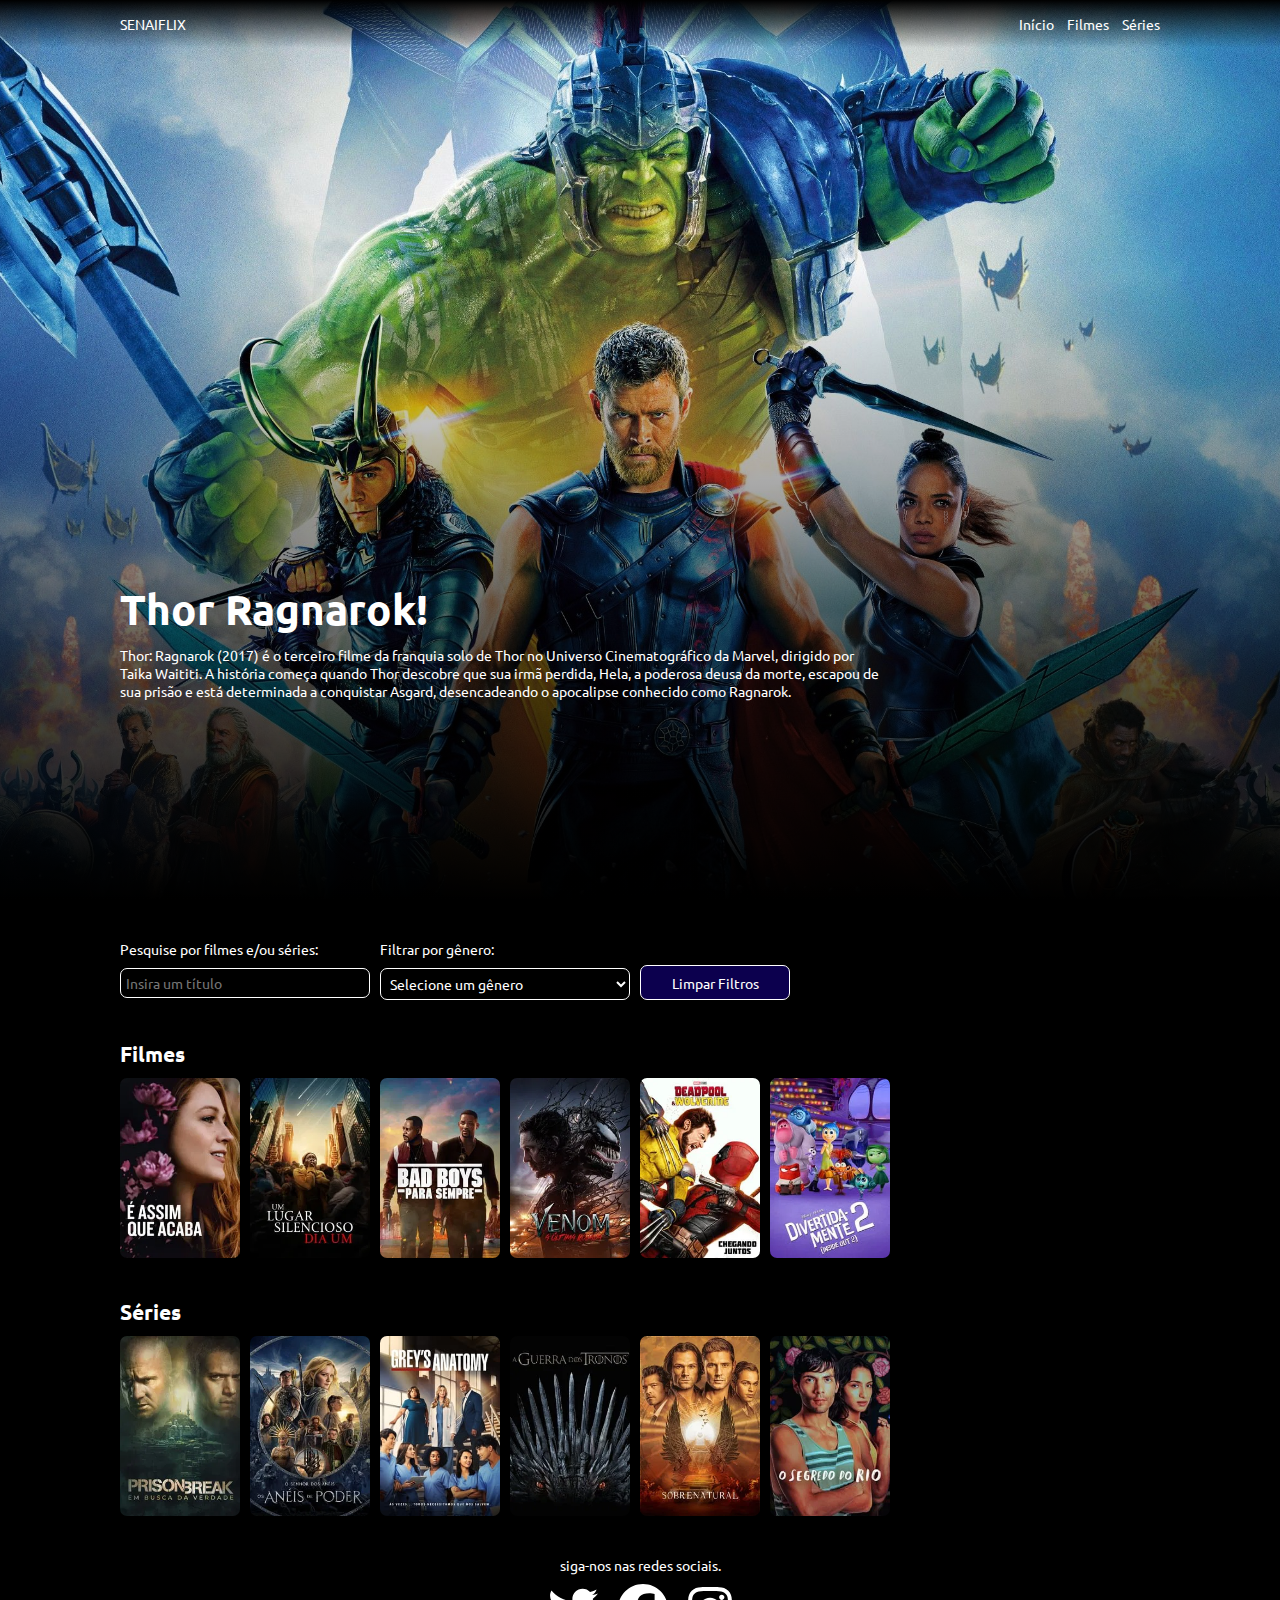
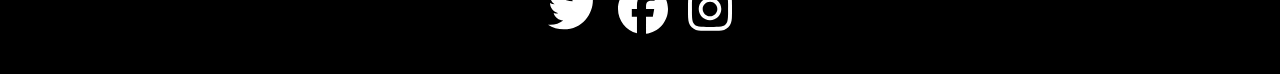
<file: index.html>
<!DOCTYPE html>
<html lang="pt-BR">
<head>
    <meta charset="UTF-8">
    <meta name="viewport" content="width=device-width, initial-scale=1.0">
    <title>SENAIFLIX</title>
</head>
<body>
    
    <script>

        window.location.href = "home/";

    </script>

</body>
</html>
</file>
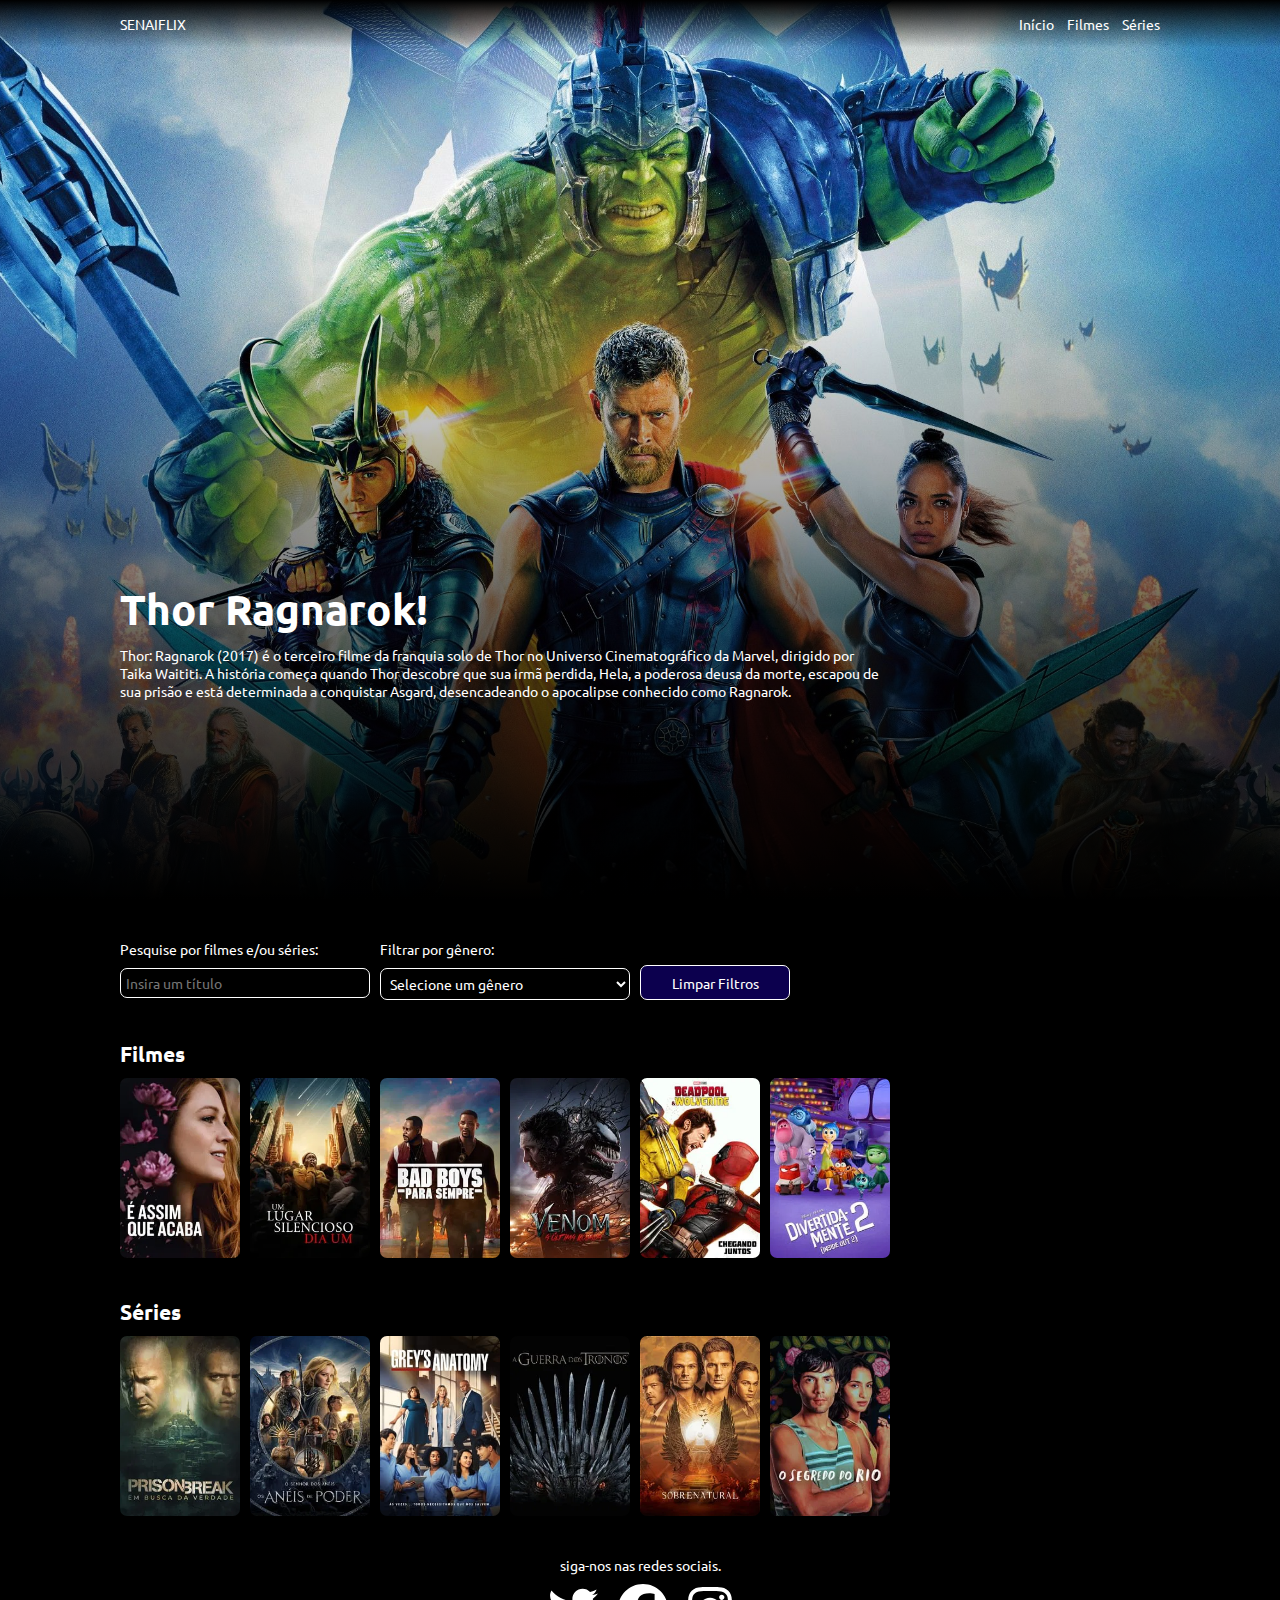
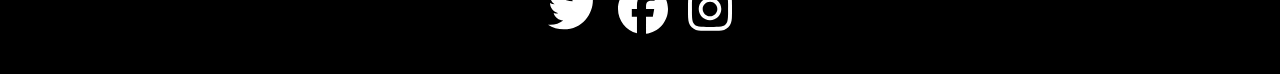
<file: home/index.html>
<!DOCTYPE html>
<html lang="pt-BR">
<head>
    
    <meta charset="UTF-8">
    <meta name="viewport" content="width=device-width, initial-scale=1.0">
    <title>SENAIFLIX - Filmes e Séries</title>
    <link rel="stylesheet" href="../assets/styles/global.css">
    <script src="script.js"></script>

</head>
<body>

    <header class="cabecalho" >

        <div>
            
            <a class="logo" href="../home/">SENAIFLIX</a>

        </div>

        <nav>

            <a href="#"onclick="fecharCabecalhoMobile()">Início</a>
            <a href="#titulo-filmes"onclick="fecharCabecalhoMobile()">Filmes</a>
            <a href="#titulo-series"onclick="fecharCabecalhoMobile()">Séries</a>

        </nav>
        
    </header>
    
    <header id="cabecalho-mobile">

        <button class="botao-de-fechar" onclick="fecharCabecalhoMobile()">

            <img src="../assets/imgs/xmark-solid.svg">

        </button>

        <nav>
            fecharCabecalhoMobile()
            <a href="#"onclick="fecharCabecalhoMobile()">Início</a>
            <a href="#titulo-filmes"onclick="fecharCabecalhoMobile()">Filmes</a>
            <a href="#titulo-series"onclick="fecharCabecalhoMobile()">Séries</a>


        </nav>

    </header>

    <button class="menu-de-hamburguer" onclick="abrirCabecalhoMobile()">

        <img src="../assets/imgs/bars-solid.svg" alt="Menu de hamburguer">

    </button>

    <main>

        <section class="banner">

            <div class="textos">

                <h1>Thor Ragnarok!</h1>        
                <p>Thor: Ragnarok (2017) é o terceiro filme da franquia solo de Thor no Universo Cinematográfico da Marvel, dirigido por Taika Waititi. A história começa quando Thor descobre que sua irmã perdida, Hela, a poderosa deusa da morte, escapou de sua prisão e está determinada a conquistar Asgard, desencadeando o apocalipse conhecido como Ragnarok.</p>

            </div>

            <div class="gradiente-de-baixo"></div>

        </section>

        <section class="filmes-series">

            <div class="inputs">

                <label>
                    Pesquise por filmes e/ou séries:
                    <input 
                        onkeyup="aoPesquisarPorTitulo(this.value)" placeholder="Insira um título"
                    ></input>
                </label>
                
                <label>
                    Filtrar por gênero:
                    <select name="genero" onchange="aoFiltrarPorGenero(this.value)">
                        <option selected value="">Selecione um gênero</option>
                        <option value="Drama">Drama</option>
                        <option value="Romance">Romance</option>
                        <option value="Terror">Terror</option>
                        <option value="Ficção científica">Ficção científica</option>
                        <option value="Thriller">Thriller</option>
                        <option value="Ação">Ação</option>
                        <option value="Comédia">Comédia</option>
                        <option value="Animação">Animação</option>
                        <option value="Aventura">Aventura</option>
                        <option value="Crime">Crime</option>
                        <option value="Fantasia">Fantasia</option>
                        <option value="Mistério">Mistério</option>
                        <option value="Sci-Fi & Fantasy">Sci-Fi & Fantasy</option>
                    </select>
                </label>

                <button  onclick ="limparFiltros()" class="but">Limpar Filtros</button>

            </div>

            <h2 id="titulo-filmes">Filmes</h2>

            <div id="filmes-card-container" class="card-container">

                <a href="../detalhes-do-filme/" class="card"></a>
                <a href="../detalhes-do-filme/" class="card"></a>                
                <a href="../detalhes-do-filme/" class="card"></a>
                <a href="../detalhes-do-filme/" class="card"></a>
                <a href="../detalhes-do-filme/" class="card"></a>
                <a href="../detalhes-do-filme/" class="card"></a>

            </div>
            
        </section>

        <section class="filmes-series">

            <h2 id="titulo-series">Séries</h2>

            <div id="series-card-container" class="card-container">

                <a href="../detalhes-do-filme/" class="card"></a>
                <a href="../detalhes-do-filme/" class="card"></a>
                <a href="../detalhes-do-filme/" class="card"></a>
                <a href="../detalhes-do-filme/" class="card"></a>
                <a href="../detalhes-do-filme/" class="card"></a>
                <a href="../detalhes-do-filme/" class="card"></a>

            </div>
            
        </section>

    </main>

    <footer>

        <script>

            carregarFilmes();
            carregarSeries();

        </script>

        <p>siga-nos  nas redes sociais.</p>

        <div class="icons-container">

            <img src="../assets/imgs/twitter-brands-solid.svg" alt="ícone do facebook.">

            <img src="../assets/imgs/facebook-brands-solid (1).svg" alt="ícone do instagram.">

            <img src="../assets/imgs/instagram-brands-solid.svg" alt="ícone do twitter.">
        
        </div>

    </footer>

</body>
</html>
</file>
<file: assets/styles/global.css>
@import url('https://fonts.googleapis.com/css2?family=Ubuntu:ital,wght@0,300;0,400;0,500;0,700;1,300;1,400;1,500;1,700&display=swap');
/* Importa a fonte "Ubuntu" do Google Fonts, incluindo várias variações de peso e itálico. */

html {

scroll-behavior: smooth;

}

* {
    margin: 0px; /* Remove a margem padrão de todos os elementos */
    padding: 0px; /* Remove o preenchimento (padding) padrão de todos os elementos */
    box-sizing: border-box; /* Ajusta o box model para incluir padding e bordas no cálculo de largura e altura */
    font-size: 14px; /* Define o tamanho da fonte como 14px */
    font-family: "Ubuntu"; /* Define a fonte "Ubuntu" como a fonte principal */
    outline: none;
}

.menu-de-hamburguer{

    display: none;

}

/* @media screen and (max-width: 600px) {
    * {
      font-size: 8px !important; /* Ajusta o tamanho da fonte para 8px em telas pequenas (máximo de 600px)
    }
} */

body {
    background-color: black;
}

.cabecalho {
    position: absolute; /* Posiciona o .cabecalho de forma absoluta, sobrepondo outros elementos */
    width: 100%; /* Define a largura do .cabecalho como 100% da tela */
    background: rgb(0,0,0); /* Define a cor de fundo como preta */
    background: -moz-linear-gradient(180deg, rgba(0,0,0,1) 0%, rgba(255,255,255,0) 100%); /* Gradiente linear para navegadores antigos (Mozilla) */
    background: -webkit-linear-gradient(180deg, rgba(0,0,0,1) 0%, rgba(255,255,255,0) 100%); /* Gradiente linear para navegadores antigos (Webkit) */
    background: linear-gradient(180deg, rgba(0,0,0,1) 0%, rgba(255,255,255,0) 100%); /* Gradiente linear padrão (do preto para transparente) */
    filter: progid:DXImageTransform.Microsoft.gradient(startColorstr="#000000",endColorstr="#ffffff",GradientType=1); /* Gradiente para navegadores antigos (IE) */
    padding: 15px; /* Adiciona 15px de padding (espaçamento interno) */
    padding-left: 120px; 
    padding-right: 120px; 
    display: flex; /* Define o layout como flexbox */
    justify-content: space-between; /* Distribui o conteúdo de forma que haja espaço entre os itens no .cabecalho */
    z-index: 1;
}

.cabecalho .logo {
    color: white; /* Define a cor do texto dentro de <span> no .cabecalho como branca */
    text-decoration: none;
}

.cabecalho nav a {
    color: white; /* Define a cor dos links dentro do <nav> no .cabecalho como branca */
    text-decoration: none; /* Remove o sublinhado dos links */
    margin-left: 10px; /* Adiciona uma margem de 10px à esquerda de cada link */
}

#cabecalho-mobile {
    display: none;
}

.banner {
    background-image: url("../imgs/bg.jpg"); /* Define a imagem de fundo do banner */
    background-size: cover; /* Faz com que a imagem cubra toda a área disponível */
    background-position: center; /* Centraliza a imagem de fundo */
    width: 100%; /* Define a largura do banner como 100% da largura da janela de visualização */
    height: 100vh; /* Define a altura do banner como 100% da altura da janela de visualização */
    display: flex; /* Usa flexbox para o layout */
    align-items: flex-end; /* Alinha os itens dentro do banner na parte inferior */
    padding-left: 120px; /* Adiciona 120px de padding à esquerda */
    padding-right: 120px; /* Adiciona 120px de padding à esquerda */
    padding-bottom: 200px; /* Adiciona 200px de padding na parte inferior */
    position: relative;
}

.banner h1 {
    color: white; /* Define a cor do texto do <h1> dentro do banner como branca */
    font-size: 3em; /* Define o tamanho da fonte como 3 vezes o tamanho padrão */
    margin-bottom: 10px;
}

.banner p {
    color: white; /* Define a cor do texto do <p> dentro do banner como branca */
    width: 60vw; /* Define a largura do parágrafo como 60% da largura da janela de visualização */
}

.banner .textos {

    z-index: 1;

}

.gradiente-de-baixo {

    height: 70vh;
    width: 100%;

    background-color: black;

    position: absolute;
    left: 0px;
    bottom: 0px;

    background: rgb(0,0,0);
    background: -moz-linear-gradient(0deg, rgba(0,0,0,1) 0%, rgba(0,0,0,0) 100%);
    background: -webkit-linear-gradient(0deg, rgba(0,0,0,1) 0%, rgba(0,0,0,0) 100%);
    background: linear-gradient(0deg, rgba(0,0,0,1) 0%, rgba(0,0,0,0) 100%);
    filter: progid:DXImageTransform.Microsoft.gradient(startColorstr="#000000",endColorstr="#000000",GradientType=1); 

}

.filmes-series {

    width: 100%;
    height: auto;
    background-color: black;
    min-height: 200px; /* Altura mínima */

    padding-top: 40px;
    padding-left: 120px;
    padding-right: 120px;

}

.filmes-series .inputs {

    display: flex;
    margin-bottom: 40px;

}

.filmes-series .inputs label {

    color: white;
    display: flex;
    flex-direction: column;
    align-items: flex-start;
    margin-right: 10px;

}

.filmes-series .inputs label input, 
.filmes-series .inputs label select {

    width: 250px;

    margin-top: 10px;
    background-color: black;
    border-radius: 7px;
    border: 1px solid white;
    padding: 5px;
    color: white;

}

.filmes-series h2 {

    color: white;
    font-size: 1.5em;

}

.filmes-series .card-container {

    width: 100%;
    height: auto;
    margin-top: 10px;

    display: flex;

}

.filmes-series .card {

    height: 180px;
    width: 120px;
    
    background-image: url("../imgs/spider-man_sem_volta_para_casa.jpg");
    background-size: cover;
    background-position: center;

    margin-right: 10px;

    border-radius: 7px;

}

@keyframes mostrarcartao {
    0% {
        transform: translateY(25px);
        opacity: 0;
    }
    100%{
        transform: translateY(0px);
        opacity: 1;
    }


}

footer {
    padding-top: 40px;
    padding-bottom: 40px;
    width: 100%;
    height: auto;
    background-color: black;
    display: flex;
    flex-direction: column;
    align-items: center;
}

footer p {
    color: white;
    margin-bottom: 10px;
}

footer .icons-container {
    display: flex;
}

footer .icons-container img {
    height: 50px;
    margin-right: 10px;
    margin-left: 10px;
}

/* TELA DE DETALHES - INÍCIO */
.detalhes_filme_container {

    padding-top: 100px;
    background-color: black;
    padding-left: 120px;
    padding-right: 120px;

}

/* SESSÃO VIDEO */
#video_trailer {
    width: 100%;
    height: 100vh;
    background-color: black;
}

/* SESSÃO MAIN */
main {
    min-height: 100vh;
}

/* SESSÃO INFORMAÇÕES */
.section_informacoes {
    width: 100%;
    display: flex;
    align-items: flex-start;
    gap: 100px;
    color: white;
}

.section_informacoes>img {
    height: 504px;
    border-radius: 7px;
    transition: 1s ease-in-out;
}

.section_informacoes>img:hover {
    scale: 1.05;
}

.section_informacoes>div {
    flex: 1;
    width: 100%;
    height: 100%;
    display: flex;
    flex-direction: column;
    gap: 25px;
}

.section_informacoes>div>h2 {
    font-size: 36px;
    font-weight: bold;
}

/* GÊNERO */
.section_informacoes>div>div {
    display: flex;
    align-items: center;
    gap: 14px;
    font-size: 16px;
    font-weight: 400;
}

.section_informacoes>div>p {
    font-size: 24px;
    font-weight: 400;
}

.section_informacoes .classificacao {

    height: 50px;

}

/* EXEMPLOS usando o nth-child */

/* DURAÇÃO DO FILME/SÉRIE */
.V>div>p:nth-child(3)>span {
    font-weight: 500;
}

/* AVALIAÇÃO */
.section_informacoes>div>div:nth-child(5)>div {
    font-size: 16px;
    display: flex;
    align-items: center;
    gap: 4px;
}

/* SESSÃO ELENCO */
.section_elenco {
    width: 100%;
    display: flex;
    flex-direction: column;
    gap: 38px;
    color: white;
    margin-top: 100px;
}

.section_elenco>h3 {
    font-size: 24px;
    font-weight: 500;
}

.section_elenco>div {
    display: flex;
    align-items: flex-start;
    justify-content: space-between;
    flex-wrap: wrap;
    gap: 38px;
}

.card_elenco {
    display: flex;
    flex-direction: column;
    align-items: center;
    gap: 4px;
}

.card_elenco>img {
    height: 200px;
    border-radius: 7px;
}

.card_elenco>span {
    font-size: 24px;
    font-weight: 400;
    width: 118px;
    text-align: center;
}

/* Media Query */
@media (max-width: 768px) {
    /* Quando a tela tiver 768px ou menor, estas regras CSS serão ativadas */
    .banner {
        padding-left: 15px;
        padding-right: 15px;
        padding-bottom: 35px;
    }
    .banner p {
        font-size: 20px;
        width: 100%;
        text-align: justify;
    }
    .gradiente-de-baixo {
        height: 90vh;
    }
    .filmes-series {
        padding-left: 15px;
        padding-right: 15px;
    }

    /* Forma 1 */
    /* .filmes-series .inputs {
        flex-direction: column;
    } */

    /* Forma 2 */
    .filmes-series .inputs {
        flex-wrap: wrap;
    }

    .filmes-series .inputs label {

        margin-bottom: 10px;

    }

    .filmes-series .card-container {

        flex-wrap: wrap;
        justify-content: space-between;

    }

    .filmes-series .card-container .card {

        flex-basis: calc(50% - 5px); /* Define o tamanho mínimo do card, width também funcionaria */
        /* Utilizei calc(50% - 5px) para descontar o margin-right: 10px que o .card tem, e como temos 2 cards por linha, dando removendo 5px de cada faz com que o elemento caiba perfeitamente */

        height: 230px;
        margin-bottom: 10px;

    }

    .filmes-series .card-container .card:nth-child(even) {

        margin-right: 0px !important;

    }

    /* CABECALHO - MOBILE */
    .cabecalho {
        display: none;
    }

    #cabecalho-mobile {

        position: fixed;

        height: 100vh;
        width: 100%;
        background-color: black;

        z-index: 2;

    }

    #cabecalho-mobile nav {

        display: flex;
        flex-direction: column;
        padding-top: 20vh;
        padding-left: 15px;

    }

    #cabecalho-mobile nav a {

        color: white;
        font-size: 4em;
        margin-bottom: 40px;

    }

    .botao-de-fechar {

        width: 50px;
        height: 50px;

        background-color: transparent;
        border: none;

        position: absolute; /* Deixa o elemento flutuando na tela */
        top: 10px;
        right: 10px;

    }

    .botao-de-fechar img {

        width: 50px;
        height: 50px;

    }

    .menu-de-hamburguer {

        width: 50px;
        height: 50px;
        display: flex;
        background-color: transparent;
        border: none;

        position: absolute; /* Deixa o elemento flutuando na tela */
        top: 10px;
        right: 10px;
        
        z-index: 1;

    }

}

.but {

    width: 150px;

    margin-top: 25px;
    background-color: rgb(12, 0, 78);
    border-radius: 7px;
    border: 1px solid white;
    padding: 5px;
    color: white;

}
</file>
